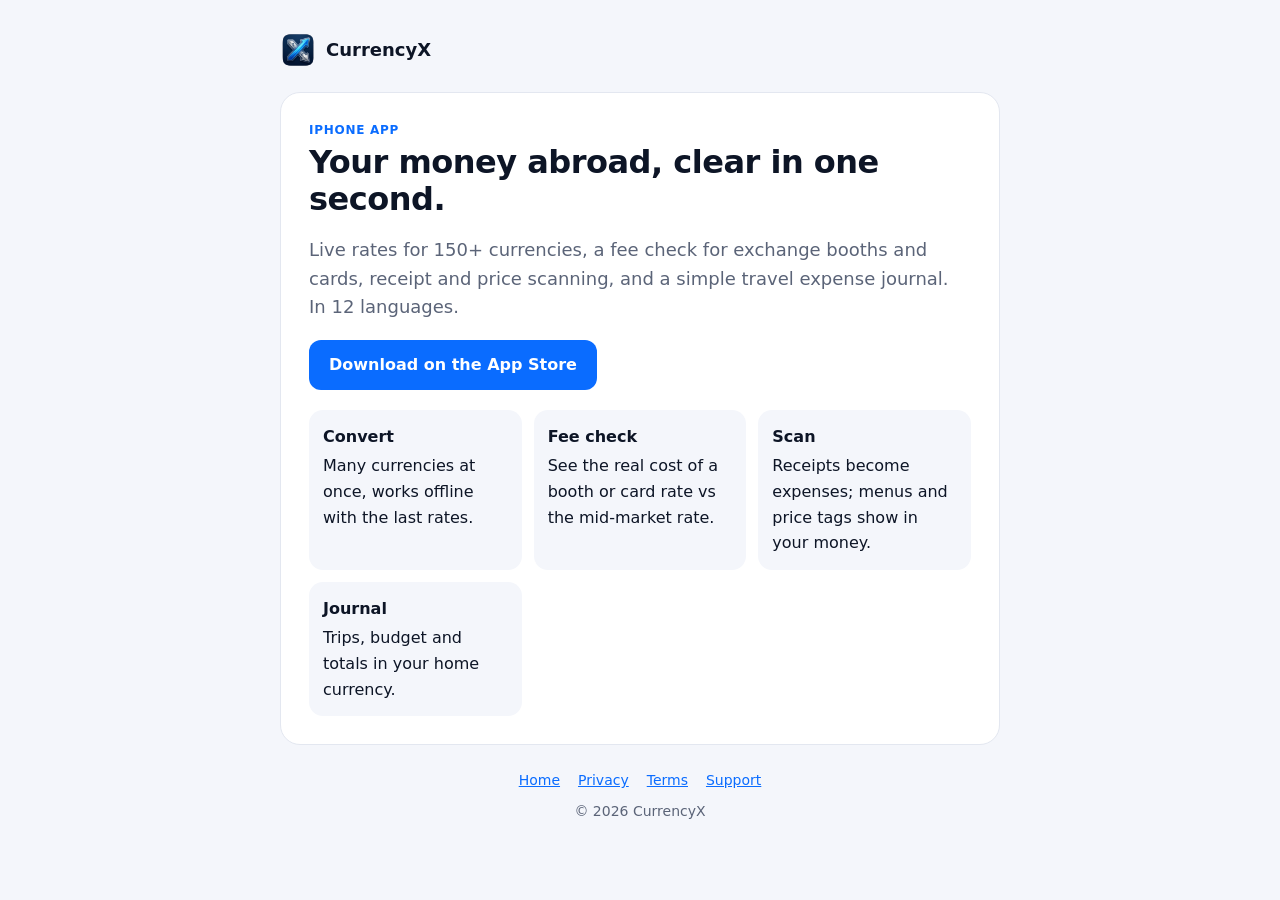
<file: index.html>
<!doctype html>
<html lang="en">
<head>
  <meta charset="utf-8">
  <meta name="viewport" content="width=device-width, initial-scale=1">
  <title>CurrencyX: Currency Converter & Travel Expenses</title>
  <meta name="description" content="Live rates for 150+ currencies, exchange fee check, receipt scan and a simple travel expense journal. 12 languages.">
  <link rel="icon" href="assets/icon.png">
  <link rel="stylesheet" href="assets/style.css">
</head>
<body>
  <div class="wrap">
    <header class="top"><a class="brand" href=""><img src="assets/icon.png" alt="">CurrencyX</a></header>
    <main class="hero">
      <p class="eyebrow">iPhone app</p>
      <h1>Your money abroad, clear in one second.</h1>
      <p class="lead">Live rates for 150+ currencies, a fee check for exchange booths and cards, receipt and price scanning, and a simple travel expense journal. In 12 languages.</p>
      <p><a class="btn" href="https://apps.apple.com/app/id6760399044">Download on the App Store</a></p>
      <div class="features">
        <div class="feature"><b>Convert</b>Many currencies at once, works offline with the last rates.</div>
        <div class="feature"><b>Fee check</b>See the real cost of a booth or card rate vs the mid-market rate.</div>
        <div class="feature"><b>Scan</b>Receipts become expenses; menus and price tags show in your money.</div>
        <div class="feature"><b>Journal</b>Trips, budget and totals in your home currency.</div>
      </div>
    </main>
    <footer>
      <nav><a href="">Home</a><a href="privacy/">Privacy</a><a href="terms/">Terms</a><a href="support/">Support</a></nav>
      © 2026 CurrencyX
    </footer>
  </div>
</body>
</html>
</file>
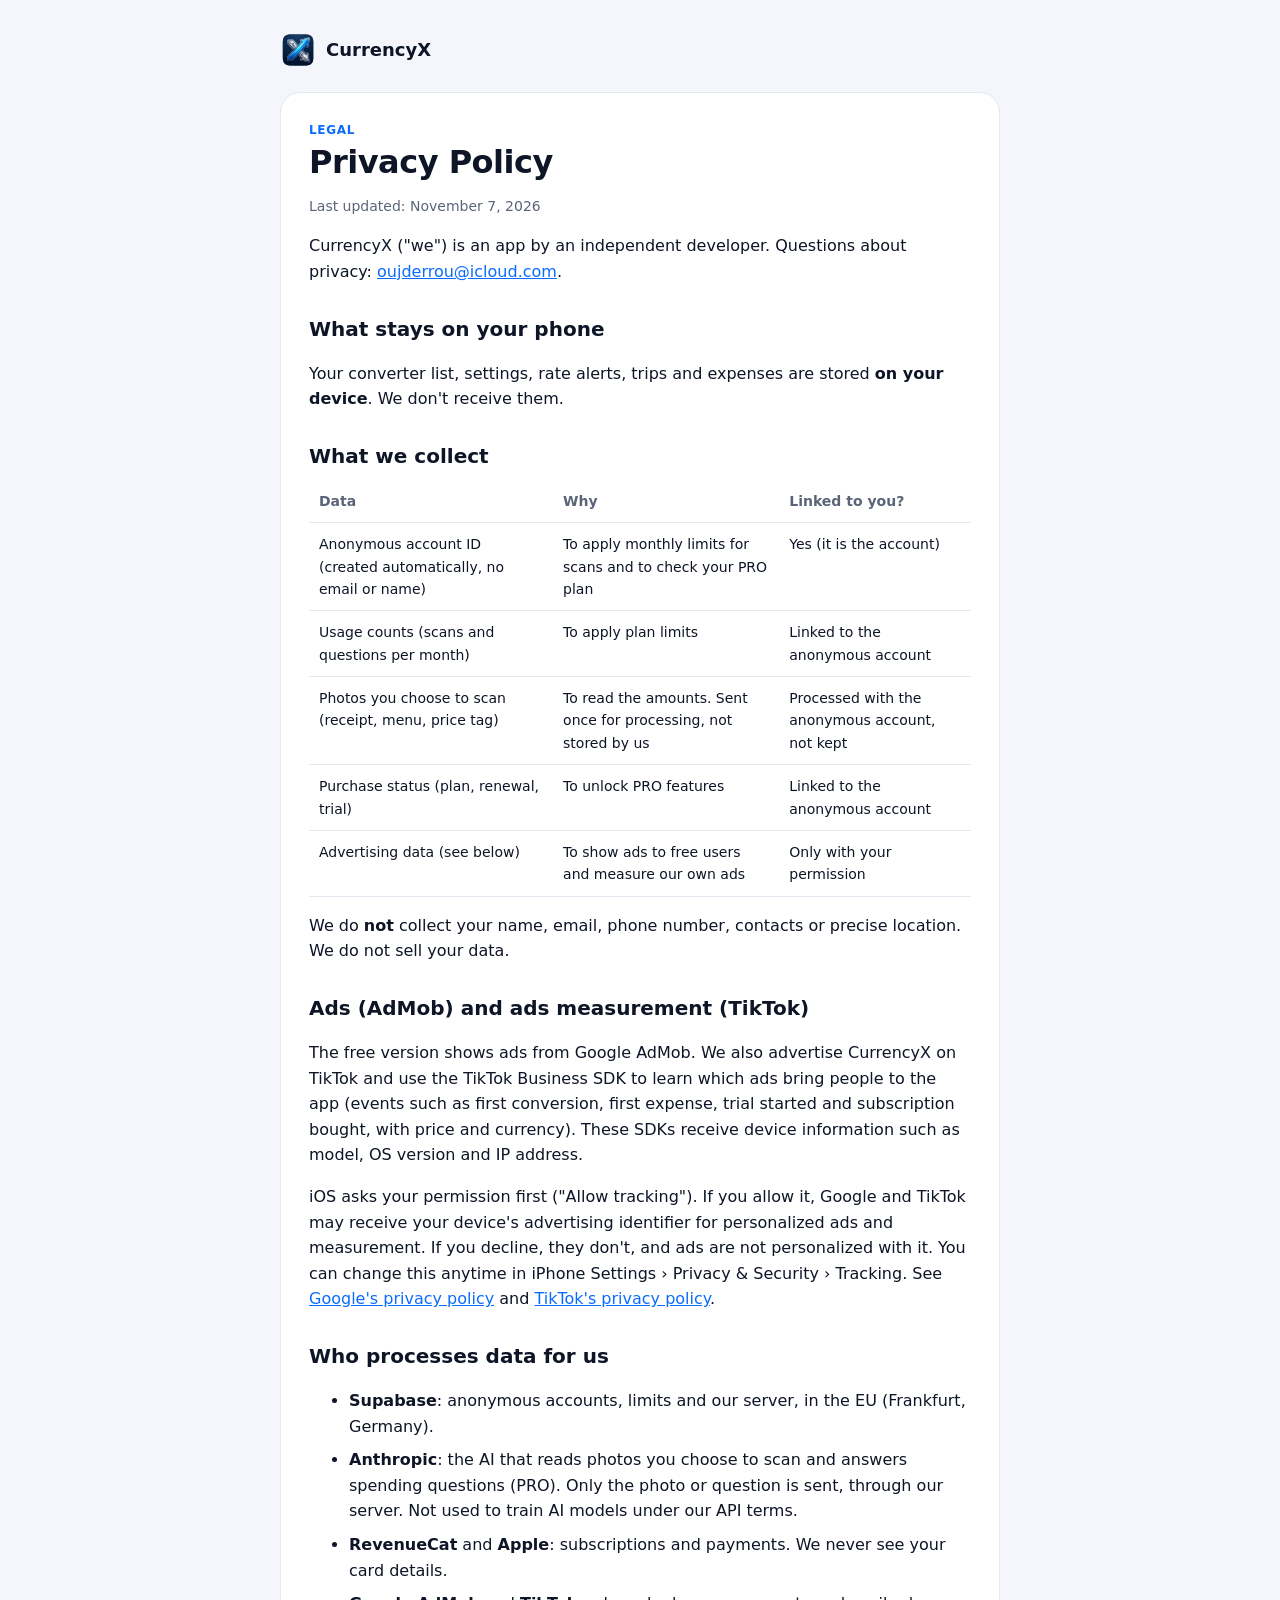
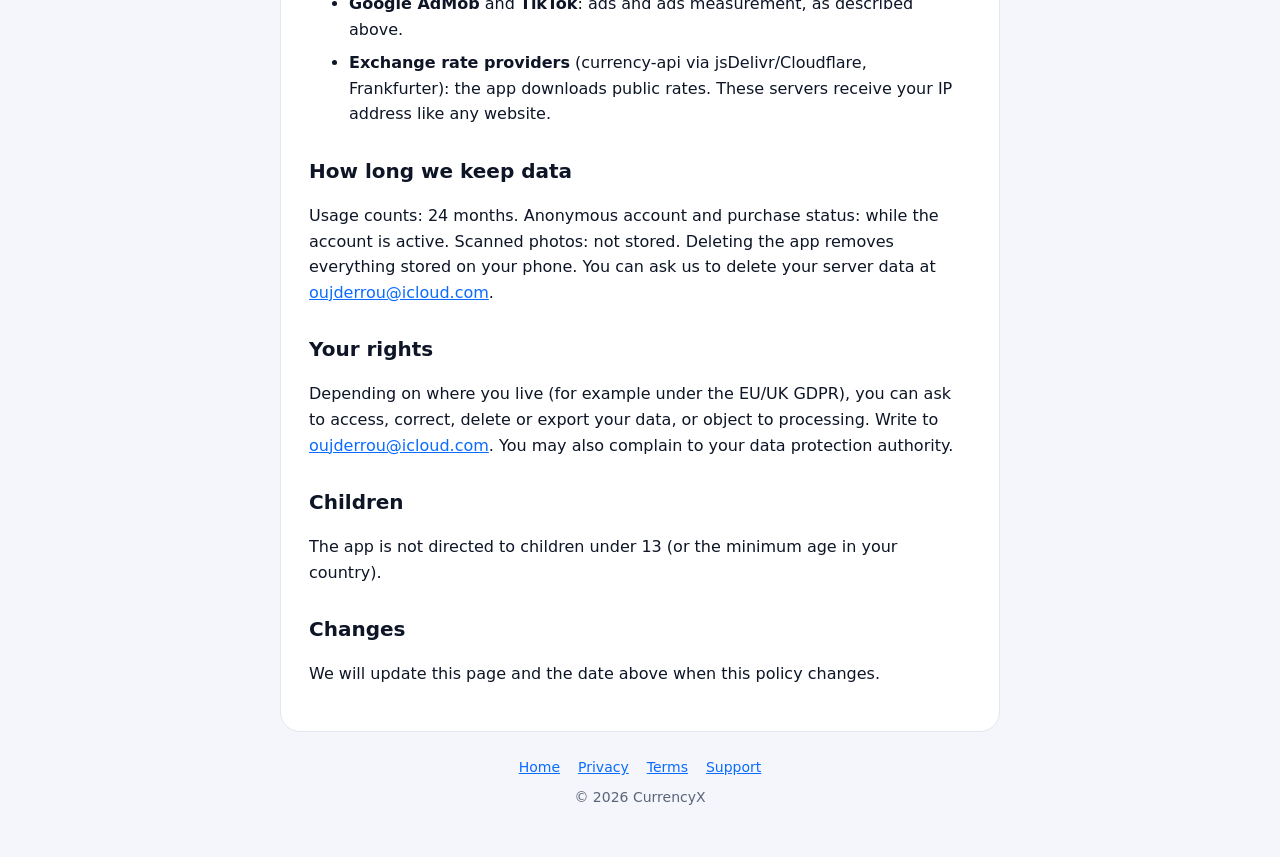
<file: privacy/index.html>
<!doctype html>
<html lang="en">
<head>
  <meta charset="utf-8">
  <meta name="viewport" content="width=device-width, initial-scale=1">
  <title>CurrencyX Privacy Policy</title>
  <meta name="description" content="How CurrencyX handles your data.">
  <link rel="icon" href="../assets/icon.png">
  <link rel="stylesheet" href="../assets/style.css">
</head>
<body>
  <div class="wrap">
    <header class="top"><a class="brand" href="../"><img src="../assets/icon.png" alt="">CurrencyX</a></header>
    <main class="doc">
      <p class="eyebrow">Legal</p>
      <h1>Privacy Policy</h1>
      <p class="updated">Last updated: November 7, 2026</p>
      <p>CurrencyX ("we") is an app by an independent developer. Questions about privacy: <a href="mailto:oujderrou@icloud.com">oujderrou@icloud.com</a>.</p>

      <h2>What stays on your phone</h2>
      <p>Your converter list, settings, rate alerts, trips and expenses are stored <strong>on your device</strong>. We don't receive them.</p>

      <h2>What we collect</h2>
      <div class="table"><table>
        <tr><th>Data</th><th>Why</th><th>Linked to you?</th></tr>
        <tr><td>Anonymous account ID (created automatically, no email or name)</td><td>To apply monthly limits for scans and to check your PRO plan</td><td>Yes (it is the account)</td></tr>
        <tr><td>Usage counts (scans and questions per month)</td><td>To apply plan limits</td><td>Linked to the anonymous account</td></tr>
        <tr><td>Photos you choose to scan (receipt, menu, price tag)</td><td>To read the amounts. Sent once for processing, not stored by us</td><td>Processed with the anonymous account, not kept</td></tr>
        <tr><td>Purchase status (plan, renewal, trial)</td><td>To unlock PRO features</td><td>Linked to the anonymous account</td></tr>
        <tr><td>Advertising data (see below)</td><td>To show ads to free users and measure our own ads</td><td>Only with your permission</td></tr>
      </table></div>
      <p>We do <strong>not</strong> collect your name, email, phone number, contacts or precise location. We do not sell your data.</p>

      <h2>Ads (AdMob) and ads measurement (TikTok)</h2>
      <p>The free version shows ads from Google AdMob. We also advertise CurrencyX on TikTok and use the TikTok Business SDK to learn which ads bring people to the app (events such as first conversion, first expense, trial started and subscription bought, with price and currency). These SDKs receive device information such as model, OS version and IP address.</p>
      <p>iOS asks your permission first ("Allow tracking"). If you allow it, Google and TikTok may receive your device's advertising identifier for personalized ads and measurement. If you decline, they don't, and ads are not personalized with it. You can change this anytime in iPhone Settings › Privacy &amp; Security › Tracking. See <a href="https://policies.google.com/privacy">Google's privacy policy</a> and <a href="https://ads.tiktok.com/i18n/official/policy/privacy">TikTok's privacy policy</a>.</p>

      <h2>Who processes data for us</h2>
      <ul>
        <li><strong>Supabase</strong>: anonymous accounts, limits and our server, in the EU (Frankfurt, Germany).</li>
        <li><strong>Anthropic</strong>: the AI that reads photos you choose to scan and answers spending questions (PRO). Only the photo or question is sent, through our server. Not used to train AI models under our API terms.</li>
        <li><strong>RevenueCat</strong> and <strong>Apple</strong>: subscriptions and payments. We never see your card details.</li>
        <li><strong>Google AdMob</strong> and <strong>TikTok</strong>: ads and ads measurement, as described above.</li>
        <li><strong>Exchange rate providers</strong> (currency-api via jsDelivr/Cloudflare, Frankfurter): the app downloads public rates. These servers receive your IP address like any website.</li>
      </ul>

      <h2>How long we keep data</h2>
      <p>Usage counts: 24 months. Anonymous account and purchase status: while the account is active. Scanned photos: not stored. Deleting the app removes everything stored on your phone. You can ask us to delete your server data at <a href="mailto:oujderrou@icloud.com">oujderrou@icloud.com</a>.</p>

      <h2>Your rights</h2>
      <p>Depending on where you live (for example under the EU/UK GDPR), you can ask to access, correct, delete or export your data, or object to processing. Write to <a href="mailto:oujderrou@icloud.com">oujderrou@icloud.com</a>. You may also complain to your data protection authority.</p>

      <h2>Children</h2>
      <p>The app is not directed to children under 13 (or the minimum age in your country).</p>

      <h2>Changes</h2>
      <p>We will update this page and the date above when this policy changes.</p>
    </main>
    <footer>
      <nav><a href="../">Home</a><a href="../privacy/">Privacy</a><a href="../terms/">Terms</a><a href="../support/">Support</a></nav>
      © 2026 CurrencyX
    </footer>
  </div>
</body>
</html>
</file>
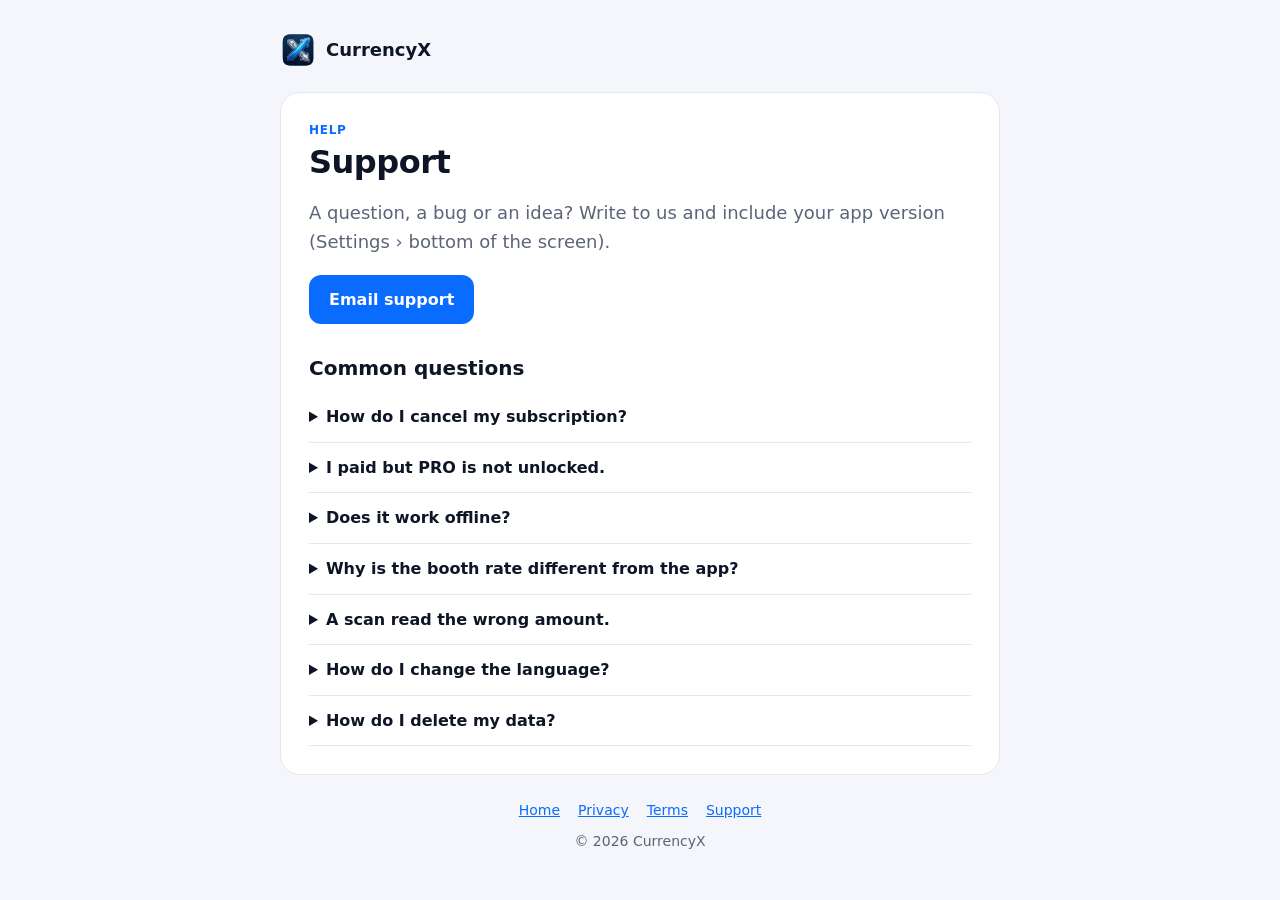
<file: support/index.html>
<!doctype html>
<html lang="en">
<head>
  <meta charset="utf-8">
  <meta name="viewport" content="width=device-width, initial-scale=1">
  <title>CurrencyX Support</title>
  <meta name="description" content="Help for CurrencyX.">
  <link rel="icon" href="../assets/icon.png">
  <link rel="stylesheet" href="../assets/style.css">
</head>
<body>
  <div class="wrap">
    <header class="top"><a class="brand" href="../"><img src="../assets/icon.png" alt="">CurrencyX</a></header>
    <main class="doc">
      <p class="eyebrow">Help</p>
      <h1>Support</h1>
      <p class="lead">A question, a bug or an idea? Write to us and include your app version (Settings › bottom of the screen).</p>
      <p><a class="btn" href="mailto:oujderrou@icloud.com?subject=CurrencyX%20support">Email support</a></p>
      <h2>Common questions</h2>
      <details class="faq"><summary>How do I cancel my subscription?</summary><p>On your iPhone: Settings › your name › Subscriptions › CurrencyX › Cancel. Cancel at least 24 hours before the renewal date.</p></details>
      <details class="faq"><summary>I paid but PRO is not unlocked.</summary><p>Open CurrencyX › Settings › CurrencyX PRO › Restore, signed in with the same Apple ID you used to buy.</p></details>
      <details class="faq"><summary>Does it work offline?</summary><p>Yes. The converter uses the last downloaded rates and your journal is on your phone. Scanning and live rates need internet.</p></details>
      <details class="faq"><summary>Why is the booth rate different from the app?</summary><p>The app shows the mid-market rate. Booths, banks and cards add a margin. Use Fee check to see how much it costs you.</p></details>
      <details class="faq"><summary>A scan read the wrong amount.</summary><p>You can edit the amount, currency and category before saving. A sharp, close photo with good light works best.</p></details>
      <details class="faq"><summary>How do I change the language?</summary><p>Settings › Language opens the iPhone settings for CurrencyX. 12 languages: English, French, Arabic, Spanish, Portuguese, German, Italian, Turkish, Indonesian, Malay, Japanese and Korean.</p></details>
      <details class="faq"><summary>How do I delete my data?</summary><p>Deleting the app removes everything on your phone. To delete the anonymous account and usage data on our servers, email us and we will do it within 30 days.</p></details>
    </main>
    <footer>
      <nav><a href="../">Home</a><a href="../privacy/">Privacy</a><a href="../terms/">Terms</a><a href="../support/">Support</a></nav>
      © 2026 CurrencyX
    </footer>
  </div>
</body>
</html>
</file>
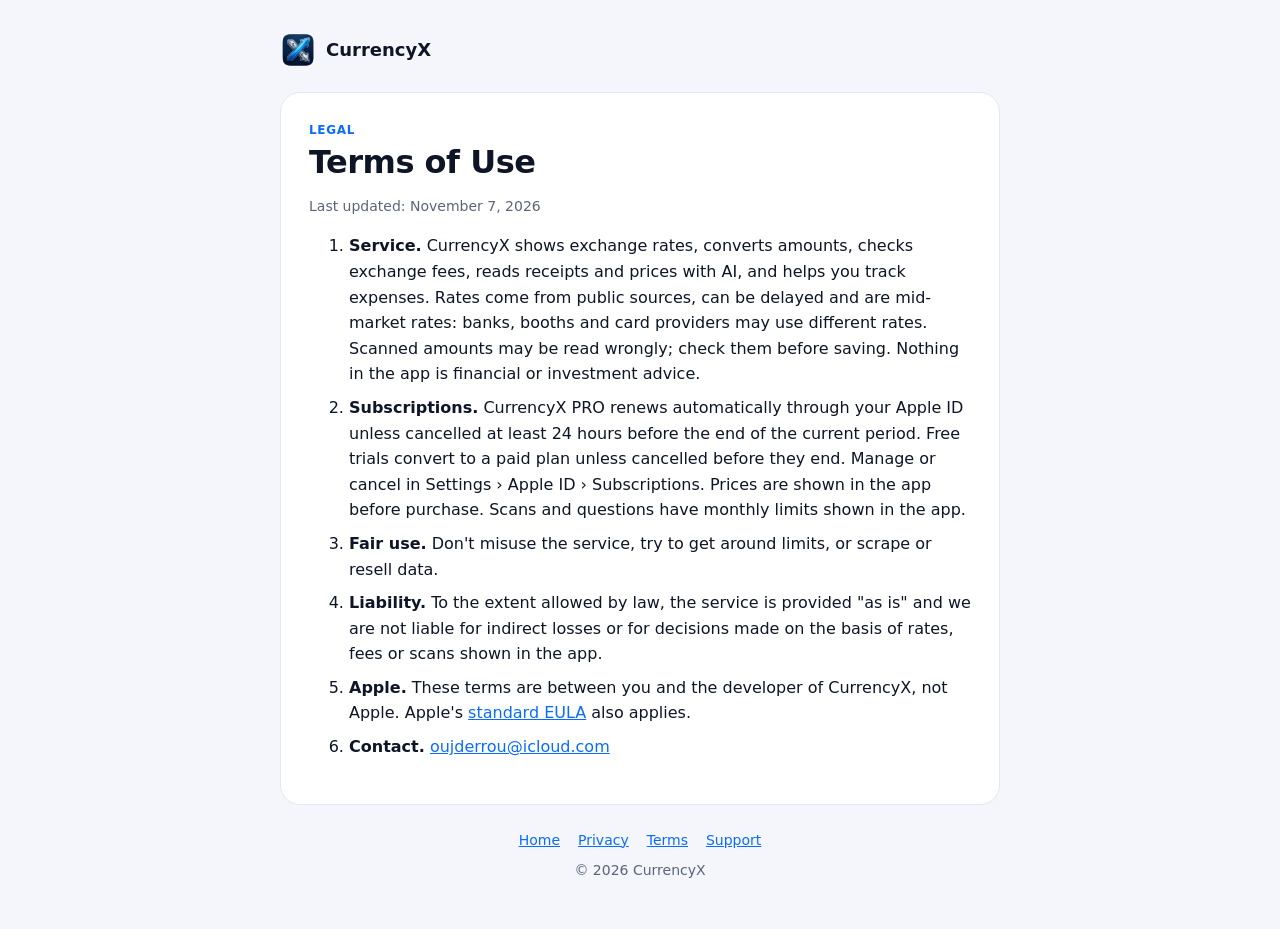
<file: terms/index.html>
<!doctype html>
<html lang="en">
<head>
  <meta charset="utf-8">
  <meta name="viewport" content="width=device-width, initial-scale=1">
  <title>CurrencyX Terms of Use</title>
  <meta name="description" content="Terms of use for CurrencyX.">
  <link rel="icon" href="../assets/icon.png">
  <link rel="stylesheet" href="../assets/style.css">
</head>
<body>
  <div class="wrap">
    <header class="top"><a class="brand" href="../"><img src="../assets/icon.png" alt="">CurrencyX</a></header>
    <main class="doc">
      <p class="eyebrow">Legal</p>
      <h1>Terms of Use</h1>
      <p class="updated">Last updated: November 7, 2026</p>
      <ol>
        <li><strong>Service.</strong> CurrencyX shows exchange rates, converts amounts, checks exchange fees, reads receipts and prices with AI, and helps you track expenses. Rates come from public sources, can be delayed and are mid-market rates: banks, booths and card providers may use different rates. Scanned amounts may be read wrongly; check them before saving. Nothing in the app is financial or investment advice.</li>
        <li><strong>Subscriptions.</strong> CurrencyX PRO renews automatically through your Apple ID unless cancelled at least 24 hours before the end of the current period. Free trials convert to a paid plan unless cancelled before they end. Manage or cancel in Settings › Apple ID › Subscriptions. Prices are shown in the app before purchase. Scans and questions have monthly limits shown in the app.</li>
        <li><strong>Fair use.</strong> Don't misuse the service, try to get around limits, or scrape or resell data.</li>
        <li><strong>Liability.</strong> To the extent allowed by law, the service is provided "as is" and we are not liable for indirect losses or for decisions made on the basis of rates, fees or scans shown in the app.</li>
        <li><strong>Apple.</strong> These terms are between you and the developer of CurrencyX, not Apple. Apple's <a href="https://www.apple.com/legal/internet-services/itunes/dev/stdeula/">standard EULA</a> also applies.</li>
        <li><strong>Contact.</strong> <a href="mailto:oujderrou@icloud.com">oujderrou@icloud.com</a></li>
      </ol>
    </main>
    <footer>
      <nav><a href="../">Home</a><a href="../privacy/">Privacy</a><a href="../terms/">Terms</a><a href="../support/">Support</a></nav>
      © 2026 CurrencyX
    </footer>
  </div>
</body>
</html>
</file>
<file: assets/style.css>
:root{--bg:#f4f6fb;--card:#fff;--ink:#0d1526;--muted:#5b6478;--line:#e3e7f0;--brand:#0a6cff;--brand-ink:#0849b3}
*{box-sizing:border-box}
body{margin:0;background:var(--bg);color:var(--ink);font:16px/1.6 "Inter",system-ui,-apple-system,sans-serif}
.wrap{max-width:760px;margin:0 auto;padding:24px 20px 48px}
.top{display:flex;align-items:center;justify-content:space-between;padding:8px 0 24px}
.brand{display:flex;align-items:center;gap:10px;font-weight:700;font-size:18px;color:var(--ink);text-decoration:none}
.brand img{width:36px;height:36px;border-radius:9px}
.doc,.hero{background:var(--card);border:1px solid var(--line);border-radius:20px;padding:28px}
h1{font-size:32px;line-height:1.15;margin:4px 0 8px;letter-spacing:-.5px}
h2{font-size:20px;margin:28px 0 8px}
.eyebrow{color:var(--brand);font-weight:700;text-transform:uppercase;letter-spacing:.06em;font-size:12px;margin:0}
.updated,.muted{color:var(--muted);font-size:14px}
.lead{font-size:18px;color:var(--muted)}
a{color:var(--brand)}
.btn{display:inline-block;background:var(--brand);color:#fff;text-decoration:none;font-weight:700;padding:12px 20px;border-radius:12px}
.btn:hover{background:var(--brand-ink)}
.table{overflow-x:auto}
table{width:100%;border-collapse:collapse;font-size:14px}
th,td{text-align:left;padding:10px;border-bottom:1px solid var(--line);vertical-align:top}
th{color:var(--muted);font-weight:600}
ol li,ul li{margin:8px 0}
.faq{border-bottom:1px solid var(--line);padding:12px 0}
.faq summary{font-weight:600;cursor:pointer}
.features{display:grid;grid-template-columns:repeat(auto-fit,minmax(200px,1fr));gap:12px;margin-top:20px}
.feature{background:var(--bg);border-radius:14px;padding:14px}
.feature b{display:block;margin-bottom:4px}
footer{color:var(--muted);font-size:14px;padding-top:24px;text-align:center}
footer nav{display:flex;justify-content:center;gap:18px;margin-bottom:8px}
@media (prefers-color-scheme:dark){:root{--bg:#0a0e17;--card:#121826;--ink:#eef2fa;--muted:#9aa3b7;--line:#232b3d;--brand:#4b93ff}}
</file>
